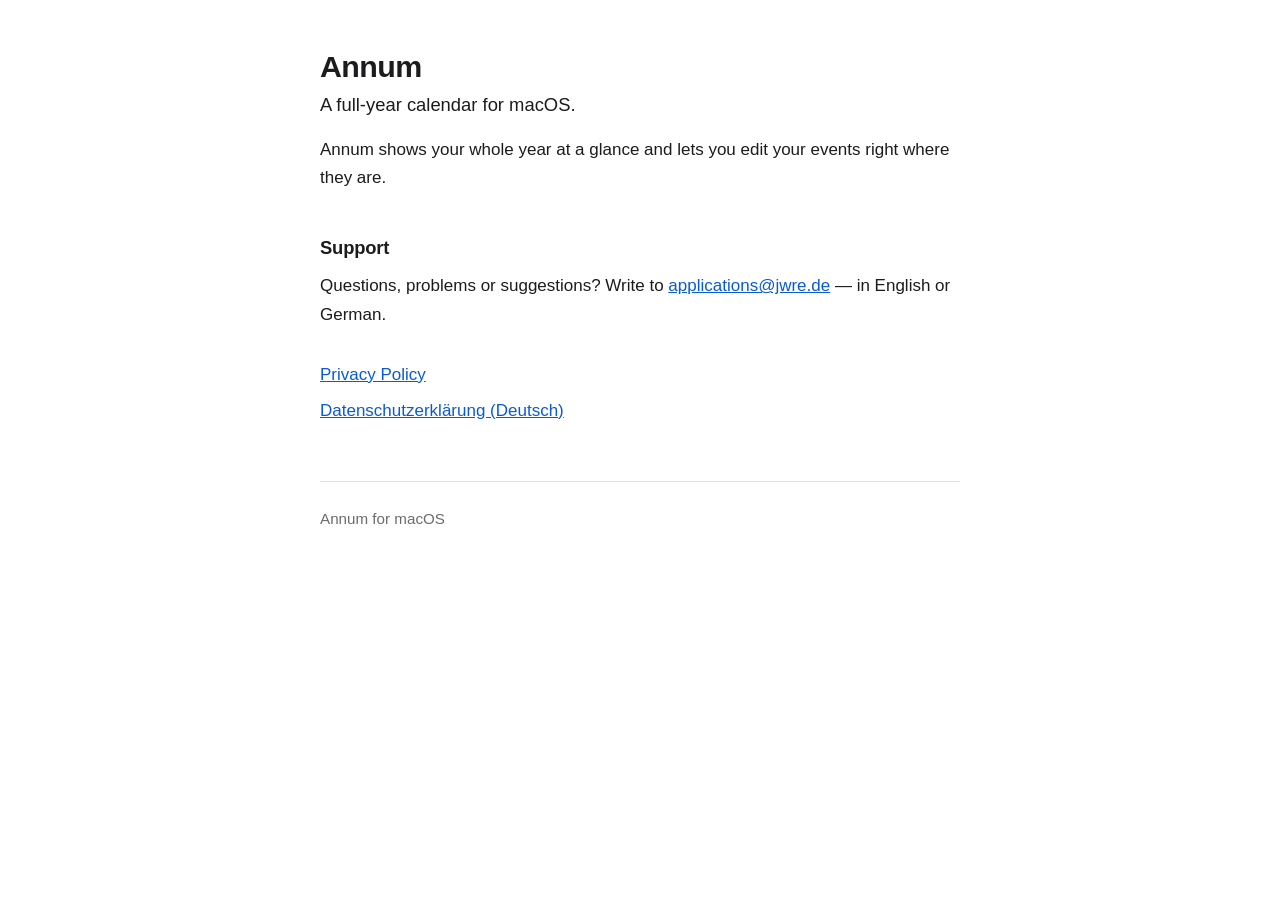
<file: index.html>
<!DOCTYPE html>
<html lang="en">
<head>
<meta charset="utf-8">
<meta name="viewport" content="width=device-width, initial-scale=1">
<title>Annum</title>
<link rel="stylesheet" href="assets/style.css">
</head>
<body>
<main>

  <h1>Annum</h1>
  <p class="lede">A full-year calendar for macOS.</p>

  <p>Annum shows your whole year at a glance and lets you edit your events right where they are.</p>

  <!-- Expand this page later: features, screenshots, App Store download, etc. -->

  <h2>Support</h2>
  <p>Questions, problems or suggestions? Write to
    <a href="mailto:applications@jwre.de">applications@jwre.de</a> — in English or German.</p>

  <ul class="links">
    <li><a href="privacy/">Privacy Policy</a></li>
    <li><a href="datenschutz/">Datenschutzerklärung (Deutsch)</a></li>
  </ul>

  <footer>Annum for macOS</footer>

</main>
</body>
</html>
</file>
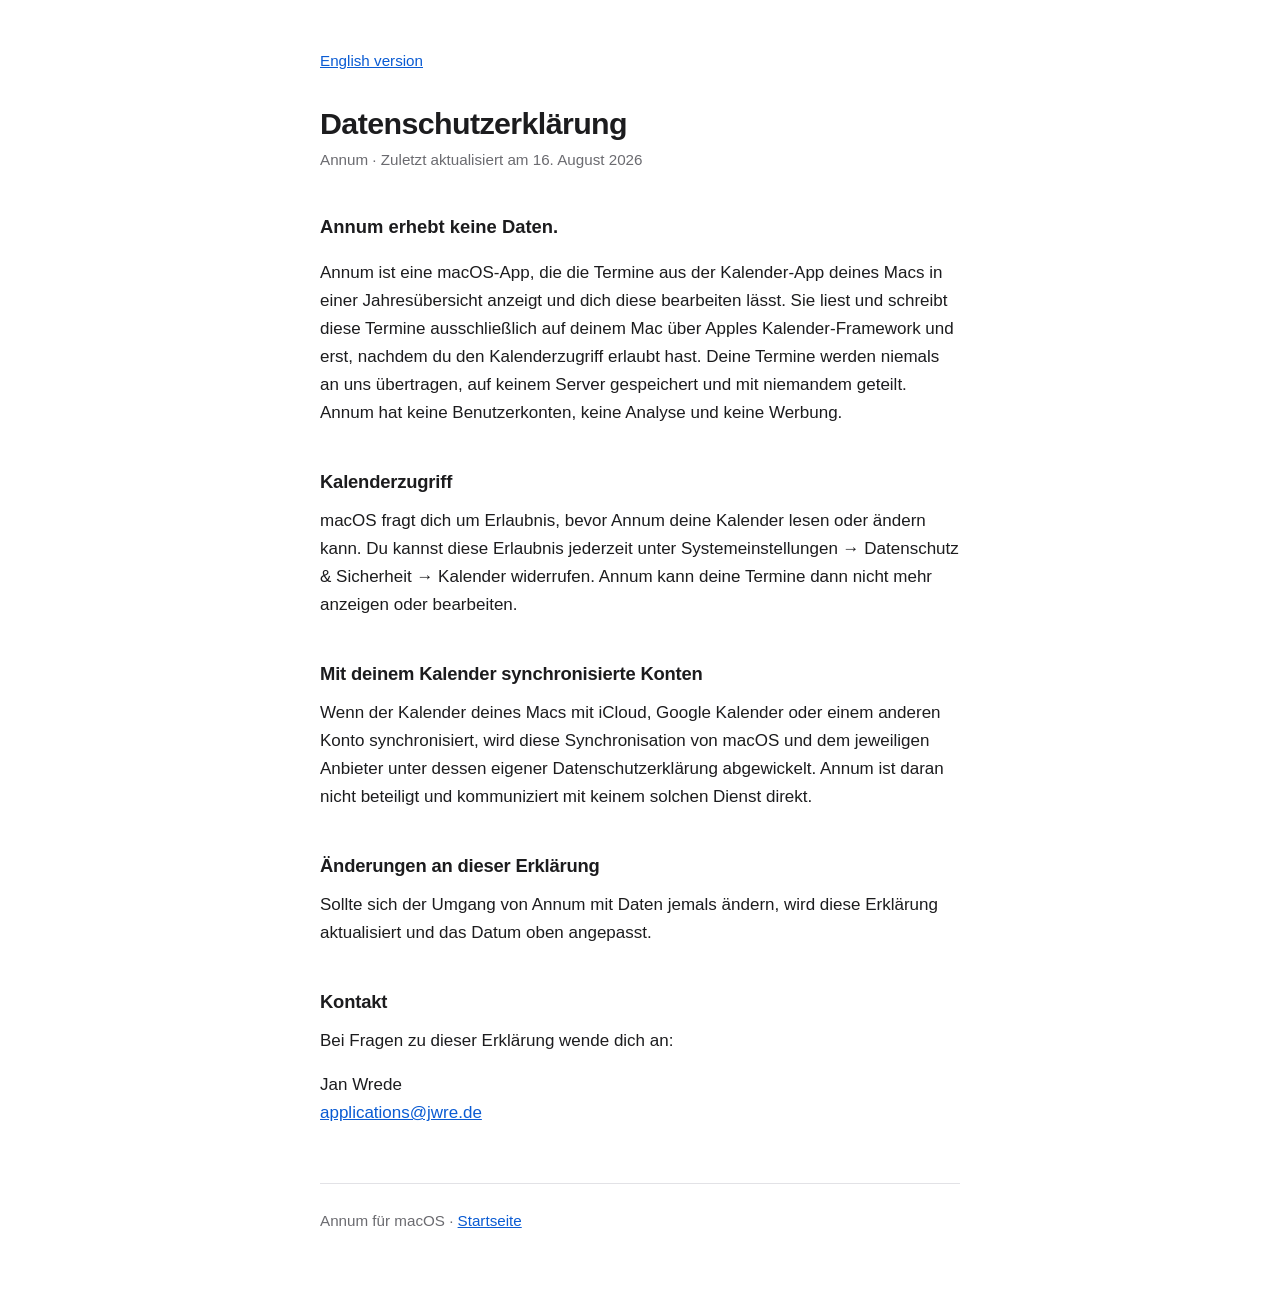
<file: datenschutz/index.html>
<!DOCTYPE html>
<html lang="de">
<head>
<meta charset="utf-8">
<meta name="viewport" content="width=device-width, initial-scale=1">
<title>Datenschutzerklärung – Annum</title>
<link rel="stylesheet" href="../assets/style.css">
</head>
<body>
<main>

  <p class="lang"><a href="../privacy/">English version</a></p>

  <h1>Datenschutzerklärung</h1>
  <p class="updated">Annum · Zuletzt aktualisiert am 16. August 2026</p>

  <p class="lede"><strong>Annum erhebt keine Daten.</strong></p>

  <p>Annum ist eine macOS-App, die die Termine aus der Kalender-App deines Macs in einer Jahresübersicht anzeigt und dich diese bearbeiten lässt. Sie liest und schreibt diese Termine ausschließlich auf deinem Mac über Apples Kalender-Framework und erst, nachdem du den Kalenderzugriff erlaubt hast. Deine Termine werden niemals an uns übertragen, auf keinem Server gespeichert und mit niemandem geteilt. Annum hat keine Benutzerkonten, keine Analyse und keine Werbung.</p>

  <h2>Kalenderzugriff</h2>
  <p>macOS fragt dich um Erlaubnis, bevor Annum deine Kalender lesen oder ändern kann. Du kannst diese Erlaubnis jederzeit unter Systemeinstellungen → Datenschutz &amp; Sicherheit → Kalender widerrufen. Annum kann deine Termine dann nicht mehr anzeigen oder bearbeiten.</p>

  <h2>Mit deinem Kalender synchronisierte Konten</h2>
  <p>Wenn der Kalender deines Macs mit iCloud, Google Kalender oder einem anderen Konto synchronisiert, wird diese Synchronisation von macOS und dem jeweiligen Anbieter unter dessen eigener Datenschutzerklärung abgewickelt. Annum ist daran nicht beteiligt und kommuniziert mit keinem solchen Dienst direkt.</p>

  <h2>Änderungen an dieser Erklärung</h2>
  <p>Sollte sich der Umgang von Annum mit Daten jemals ändern, wird diese Erklärung aktualisiert und das Datum oben angepasst.</p>

  <h2>Kontakt</h2>
  <p>Bei Fragen zu dieser Erklärung wende dich an:</p>
  <p>
    Jan Wrede<br>
    <a href="mailto:applications@jwre.de">applications@jwre.de</a>
  </p>

  <footer>Annum für macOS · <a href="../">Startseite</a></footer>

</main>
</body>
</html>
</file>
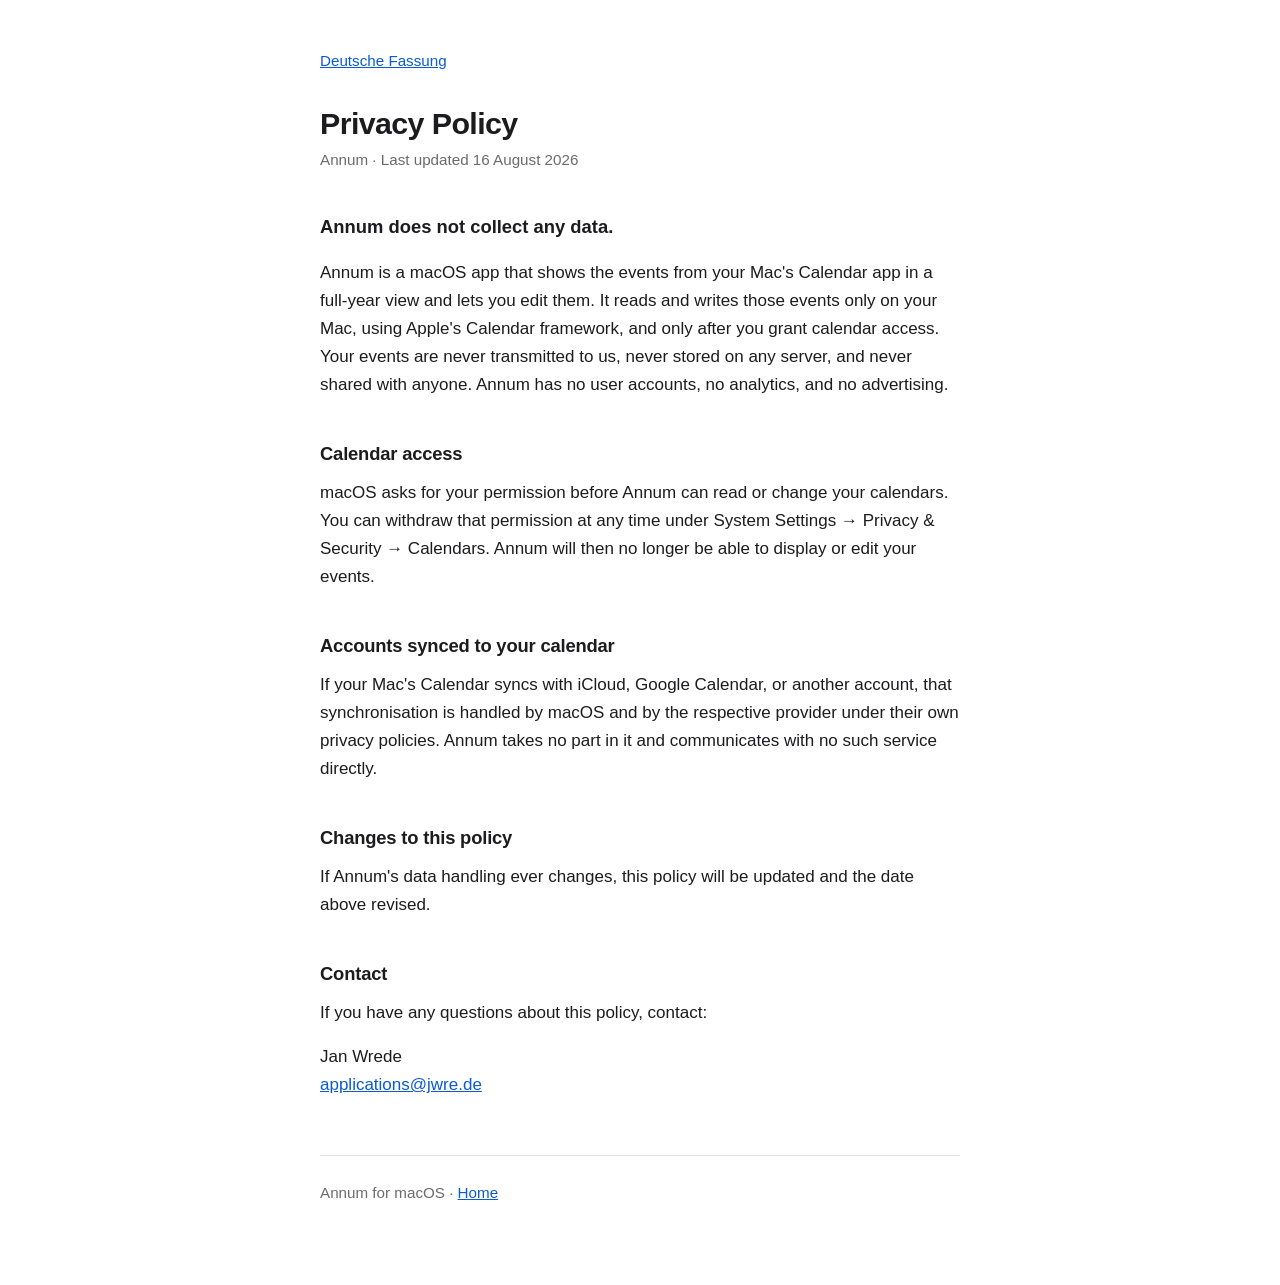
<file: privacy/index.html>
<!DOCTYPE html>
<html lang="en">
<head>
<meta charset="utf-8">
<meta name="viewport" content="width=device-width, initial-scale=1">
<title>Privacy Policy – Annum</title>
<link rel="stylesheet" href="../assets/style.css">
</head>
<body>
<main>

  <p class="lang"><a href="../datenschutz/">Deutsche Fassung</a></p>

  <h1>Privacy Policy</h1>
  <p class="updated">Annum · Last updated 16 August 2026</p>

  <p class="lede"><strong>Annum does not collect any data.</strong></p>

  <p>Annum is a macOS app that shows the events from your Mac's Calendar app in a full-year view and lets you edit them. It reads and writes those events only on your Mac, using Apple's Calendar framework, and only after you grant calendar access. Your events are never transmitted to us, never stored on any server, and never shared with anyone. Annum has no user accounts, no analytics, and no advertising.</p>

  <h2>Calendar access</h2>
  <p>macOS asks for your permission before Annum can read or change your calendars. You can withdraw that permission at any time under System Settings → Privacy &amp; Security → Calendars. Annum will then no longer be able to display or edit your events.</p>

  <h2>Accounts synced to your calendar</h2>
  <p>If your Mac's Calendar syncs with iCloud, Google Calendar, or another account, that synchronisation is handled by macOS and by the respective provider under their own privacy policies. Annum takes no part in it and communicates with no such service directly.</p>

  <h2>Changes to this policy</h2>
  <p>If Annum's data handling ever changes, this policy will be updated and the date above revised.</p>

  <h2>Contact</h2>
  <p>If you have any questions about this policy, contact:</p>
  <p>
    Jan Wrede<br>
    <a href="mailto:applications@jwre.de">applications@jwre.de</a>
  </p>

  <footer>Annum for macOS · <a href="../">Home</a></footer>

</main>
</body>
</html>
</file>
<file: assets/style.css>
:root { --ink:#1c1c1e; --muted:#6b6b70; --rule:#e2e2e6; --paper:#fff; --link:#0a5bd3; }
@media (prefers-color-scheme: dark) {
  :root { --ink:#f2f2f5; --muted:#9a9aa0; --rule:#313136; --paper:#131315; --link:#6ea8ff; }
}

* { box-sizing: border-box; }

body {
  margin:0; padding:3rem 1.25rem 5rem;
  background:var(--paper); color:var(--ink);
  font:17px/1.65 -apple-system, BlinkMacSystemFont, "Segoe UI", Roboto, Helvetica, Arial, sans-serif;
}

main { max-width:40rem; margin:0 auto; }

h1 { font-size:1.9rem; line-height:1.2; margin:0 0 .35rem; letter-spacing:-.02em; }
h2 { font-size:1.15rem; margin:2.5rem 0 .6rem; letter-spacing:-.01em; }
p, li { margin:0 0 1rem; }
ul { padding-left:1.2rem; }

a { color:var(--link); }

.lede { font-size:1.15rem; }
.updated { color:var(--muted); font-size:.95rem; margin-bottom:2.5rem; }
.lang { margin-bottom:2rem; font-size:.95rem; }

/* Landing page link list */
.links { list-style:none; padding:0; margin-top:2rem; }
.links li { margin:0 0 .5rem; }

footer { margin-top:3.5rem; padding-top:1.5rem; border-top:1px solid var(--rule); color:var(--muted); font-size:.95rem; }
</file>
